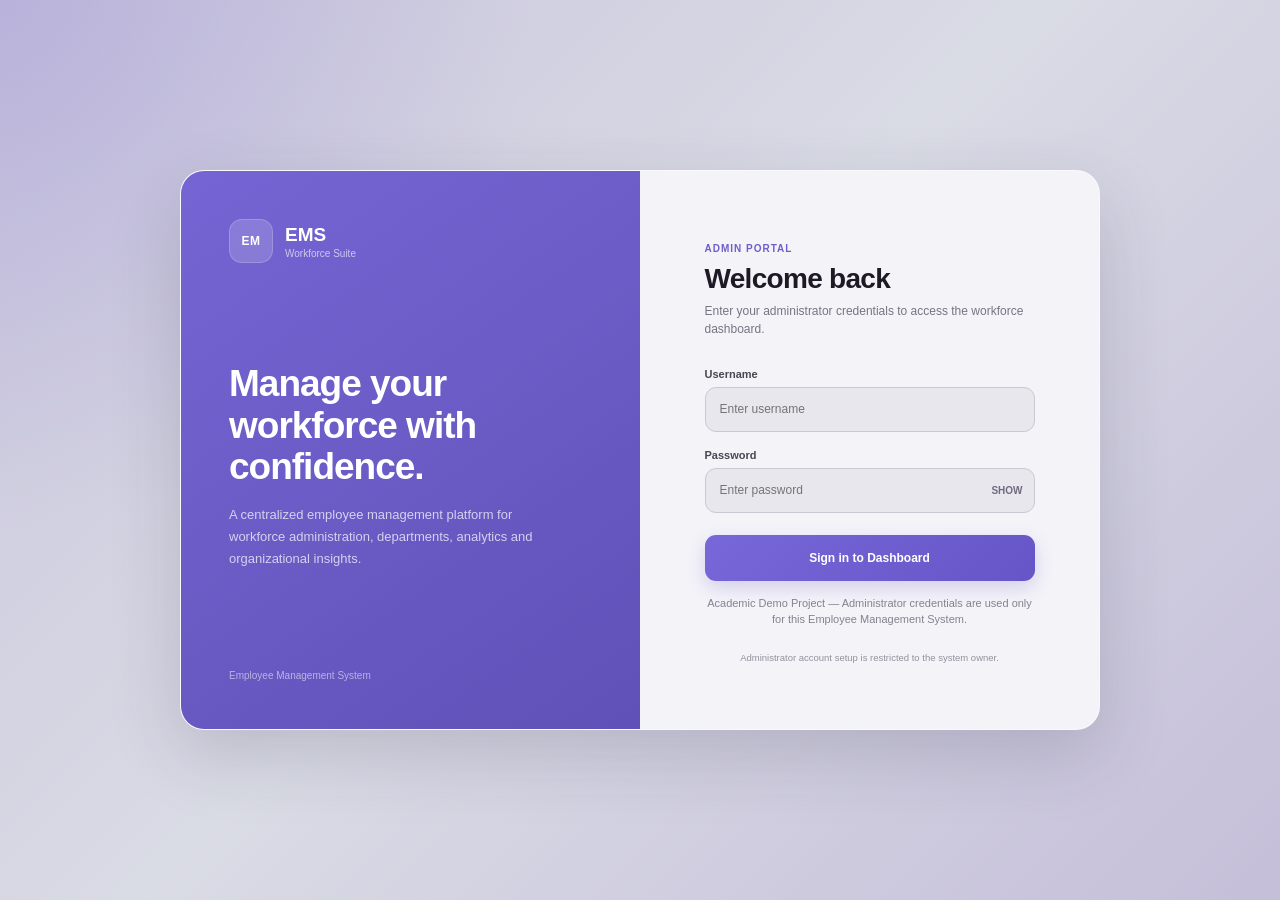
<file: login.html>
<!DOCTYPE html>
<html lang="en">
<head>
    <meta charset="UTF-8">
    <meta name="viewport" content="width=device-width, initial-scale=1.0">

    <title>EMS | Administrator Login</title>

    <style>
        * {
            margin: 0;
            padding: 0;
            box-sizing: border-box;
        }

        body {
            min-height: 100vh;
            display: flex;
            align-items: center;
            justify-content: center;
            padding: 25px;

            font-family: Inter, "Segoe UI", Arial, sans-serif;

            background:
                radial-gradient(
                    circle at top left,
                    rgba(118, 103, 216, 0.20),
                    transparent 34%
                ),
                linear-gradient(
                    135deg,
                    #c9c4db 0%,
                    #d9dbe5 48%,
                    #c5bed9 100%
                );

            color: #211f2b;
        }

        .login-container {
            width: 100%;
            max-width: 920px;
            min-height: 560px;

            display: grid;
            grid-template-columns: 1fr 1fr;

            overflow: hidden;

            background: #f4f3f8;
            border: 1px solid rgba(255, 255, 255, 0.5);
            border-radius: 24px;

            box-shadow:
                0 25px 70px rgba(47, 42, 65, 0.18);
        }

        /* LEFT */

        .login-brand {
            position: relative;

            display: flex;
            flex-direction: column;
            justify-content: space-between;

            padding: 48px;

            background:
                linear-gradient(
                    145deg,
                    #7565d4 0%,
                    #5f51b7 100%
                );

            color: white;
        }

        .brand {
            display: flex;
            align-items: center;
            gap: 12px;
        }

        .brand-logo {
            width: 44px;
            height: 44px;

            display: flex;
            align-items: center;
            justify-content: center;

            background: rgba(255, 255, 255, 0.16);
            border: 1px solid rgba(255, 255, 255, 0.18);

            border-radius: 13px;

            font-size: 12px;
            font-weight: 800;
            letter-spacing: 0.5px;
        }

        .brand h2 {
            font-size: 19px;
        }

        .brand span {
            display: block;
            margin-top: 2px;

            color: rgba(255, 255, 255, 0.65);
            font-size: 10px;
        }

        .brand-content h1 {
            max-width: 320px;

            margin-bottom: 16px;

            font-size: 37px;
            line-height: 1.12;
            letter-spacing: -1px;
        }

        .brand-content p {
            max-width: 320px;

            color: rgba(255, 255, 255, 0.72);

            font-size: 13px;
            line-height: 1.7;
        }

        .brand-footer {
            color: rgba(255, 255, 255, 0.55);
            font-size: 10px;
        }

        /* RIGHT */

        .login-form-area {
            display: flex;
            align-items: center;
            justify-content: center;

            padding: 55px;
        }

        .login-form-wrapper {
            width: 100%;
            max-width: 330px;
        }

        .login-label {
            display: inline-block;

            margin-bottom: 9px;

            color: #705fc8;

            font-size: 10px;
            font-weight: 800;
            letter-spacing: 1px;
        }

        .login-form-wrapper h2 {
            margin-bottom: 7px;

            color: #1d1a25;

            font-size: 28px;
            letter-spacing: -0.7px;
        }

        .login-subtitle {
            margin-bottom: 30px;

            color: #777483;

            font-size: 12px;
            line-height: 1.5;
        }

        .form-group {
            margin-bottom: 17px;
        }

        .form-group label {
            display: block;

            margin-bottom: 7px;

            color: #494551;

            font-size: 11px;
            font-weight: 650;
        }

        .form-group input {
            width: 100%;
            height: 45px;

            padding: 0 14px;

            outline: none;

            background: #e8e7ed;
            border: 1px solid #cac8d2;
            border-radius: 11px;

            color: #292631;
            font-size: 12px;

            transition: 0.2s ease;
        }

        .form-group input:focus {
            background: #efedf4;
            border-color: #8272d8;

            box-shadow:
                0 0 0 3px rgba(118, 103, 216, 0.11);
        }

        .password-wrapper {
            position: relative;
        }

        .password-wrapper input {
            padding-right: 65px;
        }

        .show-password {
            position: absolute;
            right: 12px;
            top: 50%;

            transform: translateY(-50%);

            border: none;
            background: transparent;

            color: #716a7d;

            font-size: 10px;
            font-weight: 700;

            cursor: pointer;
        }

        .login-btn {
            width: 100%;
            height: 46px;

            margin-top: 5px;

            border: none;
            border-radius: 11px;

            background:
                linear-gradient(
                    135deg,
                    #7867d9,
                    #6655c6
                );

            color: white;

            font-size: 12px;
            font-weight: 700;

            cursor: pointer;

            box-shadow:
                0 7px 18px rgba(103, 86, 197, 0.22);

            transition: 0.2s ease;
        }

        .login-btn:hover {
            transform: translateY(-1px);

            box-shadow:
                0 10px 24px rgba(103, 86, 197, 0.28);
        }

        .login-error {
            display: none;

            margin-top: 13px;
            padding: 10px 12px;

            background: #f8e5e8;
            border: 1px solid #eccbd0;
            border-radius: 9px;

            color: #b34f5c;

            font-size: 10px;
        }

        .secure-message {
            margin-top: 24px;

            color: #93909c;

            font-size: 9.5px;
            text-align: center;
        }

        @media (max-width: 760px) {

            .login-container {
                max-width: 440px;
                grid-template-columns: 1fr;
            }

            .login-brand {
                min-height: 230px;
                padding: 30px;
            }

            .brand-content h1 {
                margin-top: 40px;
                font-size: 27px;
            }

            .brand-footer {
                display: none;
            }

            .login-form-area {
                padding: 40px 30px;
            }
        }
        .demo-notice {
    margin-top: 14px;
    text-align: center;
    font-size: 11px;
    line-height: 1.5;
    color: #85818f;
    max-width: 330px;
}
    </style>
</head>

<body>

    <div class="login-container">

        <section class="login-brand">

            <div class="brand">
                <div class="brand-logo">
                    EM
                </div>

                <div>
                    <h2>EMS</h2>
                    <span>Workforce Suite</span>
                </div>
            </div>


            <div class="brand-content">
                <h1>
                    Manage your workforce with confidence.
                </h1>

                <p>
                    A centralized employee management platform
                    for workforce administration, departments,
                    analytics and organizational insights.
                </p>
            </div>


            <div class="brand-footer">
                Employee Management System
            </div>

        </section>


        <section class="login-form-area">

            <div class="login-form-wrapper">

                <span class="login-label">
                    ADMIN PORTAL
                </span>

                <h2>Welcome back</h2>

                <p class="login-subtitle">
                    Enter your administrator credentials to
                    access the workforce dashboard.
                </p>


                <form id="loginForm">

                    <div class="form-group">
                        <label for="username">
                            Username
                        </label>

                        <input
                            type="text"
                            id="username"
                            placeholder="Enter username"
                            autocomplete="username"
                            required
                        >
                    </div>


                    <div class="form-group">

                        <label for="password">
                            Password
                        </label>

                        <div class="password-wrapper">

                            <input
                                type="password"
                                id="password"
                                placeholder="Enter password"
                                autocomplete="current-password"
                                required
                            >

                            <button
                                type="button"
                                class="show-password"
                                id="showPassword"
                            >
                                SHOW
                            </button>

                        </div>

                    </div>


                    <button
                        type="submit"
                        class="login-btn"
                    >
                        Sign in to Dashboard
                    </button>
<p class="demo-notice">
    Academic Demo Project — Administrator credentials are used only for this Employee Management System.
</p>

                    <div
                        class="login-error"
                        id="loginError"
                    >
                        Unable to sign in.
                    </div>

                </form>


               <p class="secure-message">
    Administrator account setup is restricted to the system owner.
</p>

            </div>

        </section>

    </div>


    <script>

        const loginForm =
            document.querySelector("#loginForm");

        const username =
            document.querySelector("#username");

        const password =
            document.querySelector("#password");

        const loginError =
            document.querySelector("#loginError");

        const showPassword =
            document.querySelector("#showPassword");

        function showLoginError(message) {
            loginError.textContent = message;
            loginError.style.display = "block";
        }

        showPassword.addEventListener(
            "click",
            function () {

                if (password.type === "password") {

                    password.type = "text";
                    showPassword.innerText = "HIDE";

                } else {

                    password.type = "password";
                    showPassword.innerText = "SHOW";
                }
            }
        );


                loginForm.addEventListener(
            "submit",
                    async function (event) {

                event.preventDefault();

                loginError.style.display = "none";

                let csrfToken;
                try {
                    const csrfResponse = await fetch("/api/auth/csrf", {
                        credentials: "same-origin"
                    });
                    if (!csrfResponse.ok) {
                        showLoginError("Secure sign-in could not be initialized. Please try again later.");
                        return;
                    }

                    const csrfCookie = document.cookie
                        .split(";")
                        .map(part => part.trim())
                        .find(part => part.startsWith("XSRF-TOKEN="));
                    csrfToken = csrfCookie
                        ? decodeURIComponent(csrfCookie.substring("XSRF-TOKEN=".length))
                        : "";
                    if (!csrfToken) {
                        showLoginError("Secure sign-in could not be initialized. Please try again later.");
                        return;
                    }
                } catch (error) {
                    showLoginError("Secure sign-in could not be initialized. Please try again later.");
                    return;
                }

                let response;
                try {
                    response = await fetch("/api/auth/login", {
                        method: "POST",
                        credentials: "same-origin",
                        headers: {
                            "Content-Type": "application/x-www-form-urlencoded;charset=UTF-8",
                            "X-XSRF-TOKEN": csrfToken
                        },
                        body: new URLSearchParams({
                            username: username.value.trim(),
                            password: password.value
                        })
                    });
                } catch (error) {
                    showLoginError("Unable to reach the sign-in service. Check your connection and try again.");
                    return;
                }

                if (response.status === 401) {
                    showLoginError("Invalid username or password.");
                    return;
                }

                if (response.status === 429) {
                    showLoginError("Too many sign-in attempts. Please wait before trying again.");
                    return;
                }

                if (!response.ok) {
                    showLoginError("Sign-in is temporarily unavailable. Please try again later.");
                    return;
                }

                window.location.href = "index.html";
            }
        );

    </script>

</body>
</html>
</file>
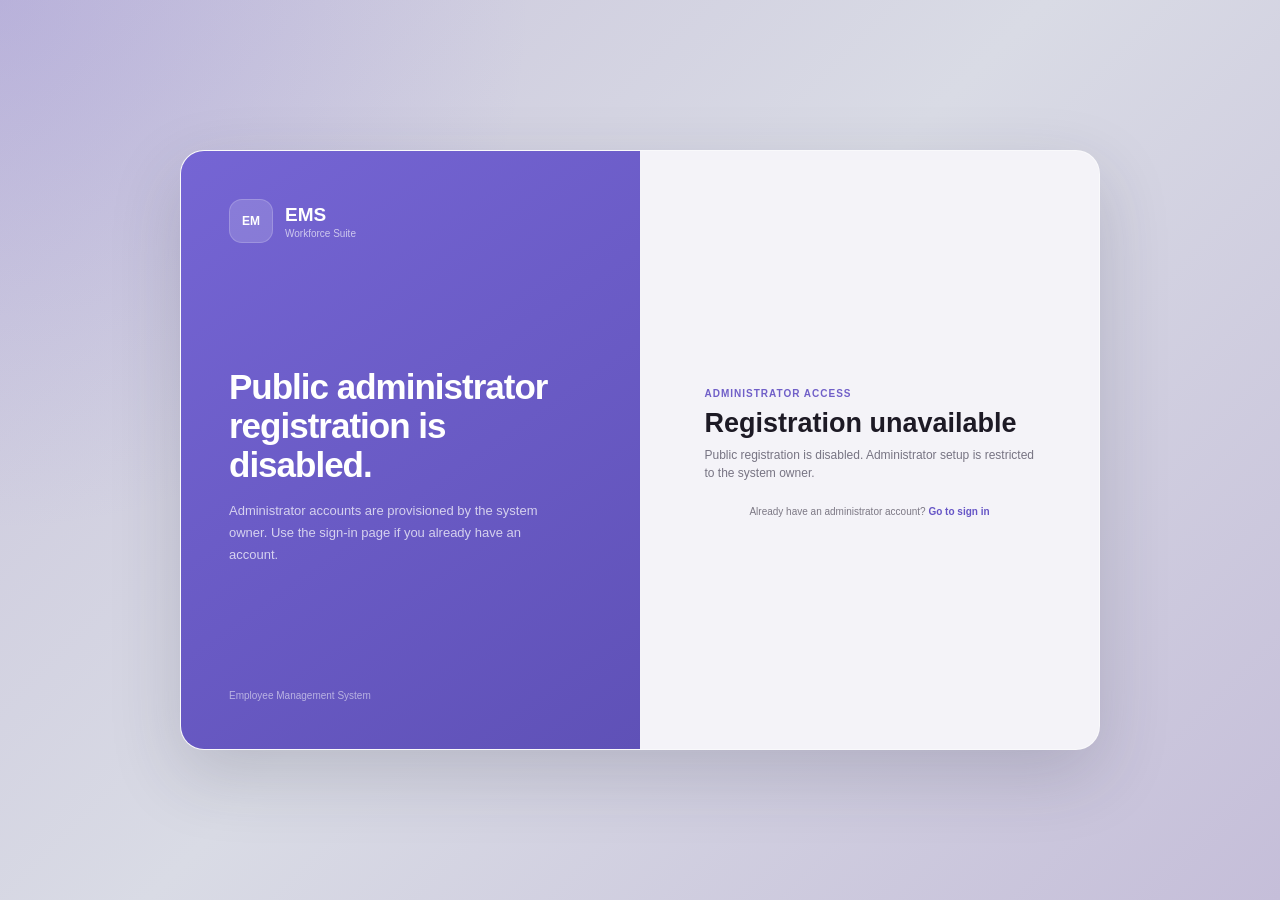
<file: register.html>
<!DOCTYPE html>
<html lang="en">
<head>
    <meta charset="UTF-8">
    <meta name="viewport" content="width=device-width, initial-scale=1.0">

    <title>EMS | Register Administrator</title>

    <style>
        * {
            margin: 0;
            padding: 0;
            box-sizing: border-box;
        }

        body {
            min-height: 100vh;
            display: flex;
            align-items: center;
            justify-content: center;
            padding: 25px;

            font-family: Inter, "Segoe UI", Arial, sans-serif;

            background:
                radial-gradient(
                    circle at top left,
                    rgba(118, 103, 216, 0.20),
                    transparent 34%
                ),
                linear-gradient(
                    135deg,
                    #c9c4db 0%,
                    #d9dbe5 48%,
                    #c5bed9 100%
                );

            color: #211f2b;
        }

        .register-container {
            width: 100%;
            max-width: 920px;
            min-height: 600px;

            display: grid;
            grid-template-columns: 1fr 1fr;

            overflow: hidden;

            background: #f4f3f8;
            border: 1px solid rgba(255,255,255,0.5);
            border-radius: 24px;

            box-shadow:
                0 25px 70px rgba(47,42,65,0.18);
        }

        .register-brand {
            display: flex;
            flex-direction: column;
            justify-content: space-between;

            padding: 48px;

            background:
                linear-gradient(
                    145deg,
                    #7565d4 0%,
                    #5f51b7 100%
                );

            color: white;
        }

        .brand {
            display: flex;
            align-items: center;
            gap: 12px;
        }

        .brand-logo {
            width: 44px;
            height: 44px;

            display: flex;
            align-items: center;
            justify-content: center;

            background: rgba(255,255,255,0.16);
            border: 1px solid rgba(255,255,255,0.18);
            border-radius: 13px;

            font-size: 12px;
            font-weight: 800;
        }

        .brand h2 {
            font-size: 19px;
        }

        .brand span {
            display: block;
            margin-top: 2px;

            color: rgba(255,255,255,0.65);

            font-size: 10px;
        }

        .brand-content h1 {
            max-width: 320px;

            margin-bottom: 16px;

            font-size: 35px;
            line-height: 1.12;
            letter-spacing: -1px;
        }

        .brand-content p {
            max-width: 320px;

            color: rgba(255,255,255,0.72);

            font-size: 13px;
            line-height: 1.7;
        }

        .brand-footer {
            color: rgba(255,255,255,0.55);
            font-size: 10px;
        }

        .register-form-area {
            display: flex;
            align-items: center;
            justify-content: center;

            padding: 45px 55px;
        }

        .register-form-wrapper {
            width: 100%;
            max-width: 330px;
        }

        .register-label {
            display: inline-block;

            margin-bottom: 9px;

            color: #705fc8;

            font-size: 10px;
            font-weight: 800;
            letter-spacing: 1px;
        }

        .register-form-wrapper h2 {
            margin-bottom: 7px;

            color: #1d1a25;

            font-size: 27px;
        }

        .subtitle {
            margin-bottom: 24px;

            color: #777483;

            font-size: 12px;
            line-height: 1.5;
        }

        .form-group {
            margin-bottom: 14px;
        }

        .form-group label {
            display: block;

            margin-bottom: 7px;

            color: #494551;

            font-size: 11px;
            font-weight: 650;
        }

        .form-group input {
            width: 100%;
            height: 43px;

            padding: 0 14px;

            outline: none;

            background: #e8e7ed;
            border: 1px solid #cac8d2;
            border-radius: 11px;

            color: #292631;
            font-size: 12px;
        }

        .form-group input:focus {
            background: #efedf4;
            border-color: #8272d8;

            box-shadow:
                0 0 0 3px rgba(118,103,216,0.11);
        }

        .register-btn {
            width: 100%;
            height: 46px;

            margin-top: 6px;

            border: none;
            border-radius: 11px;

            background:
                linear-gradient(
                    135deg,
                    #7867d9,
                    #6655c6
                );

            color: white;

            font-size: 12px;
            font-weight: 700;

            cursor: pointer;
        }

        .message {
            display: none;

            margin-top: 13px;
            padding: 10px 12px;

            border-radius: 9px;

            font-size: 10px;
        }

        .error {
            background: #f8e5e8;
            border: 1px solid #eccbd0;
            color: #b34f5c;
        }

        .success {
            background: #dceee5;
            border: 1px solid #bcdacb;
            color: #318261;
        }

        .login-link {
            margin-top: 20px;

            color: #7c7884;

            font-size: 10px;
            text-align: center;
        }

        .login-link a {
            color: #6655c6;
            font-weight: 700;
            text-decoration: none;
        }

        @media (max-width: 760px) {

            .register-container {
                max-width: 440px;
                grid-template-columns: 1fr;
            }

            .register-brand {
                min-height: 220px;
                padding: 30px;
            }

            .brand-content h1 {
                margin-top: 35px;
                font-size: 26px;
            }

            .brand-footer {
                display: none;
            }

            .register-form-area {
                padding: 35px 30px;
            }
        }
    </style>
</head>

<body>

<div class="register-container">

    <section class="register-brand">

        <div class="brand">

            <div class="brand-logo">
                EM
            </div>

            <div>
                <h2>EMS</h2>
                <span>Workforce Suite</span>
            </div>

        </div>

        <div class="brand-content">

            <h1>
                Public administrator registration is disabled.
            </h1>

            <p>
                Administrator accounts are provisioned by the system owner.
                Use the sign-in page if you already have an account.
            </p>

        </div>

        <div class="brand-footer">
            Employee Management System
        </div>

    </section>


    <section class="register-form-area">

        <div class="register-form-wrapper">

            <span class="register-label">
                ADMINISTRATOR ACCESS
            </span>

            <h2>Registration unavailable</h2>

            <p class="subtitle">
                Public registration is disabled. Administrator setup is restricted to the system owner.
            </p>

            <div class="login-link">

                Already have an administrator account?

                <a href="login.html">
                    Go to sign in
                </a>

            </div>

        </div>

    </section>

</div>


</body>
</html>
</file>
